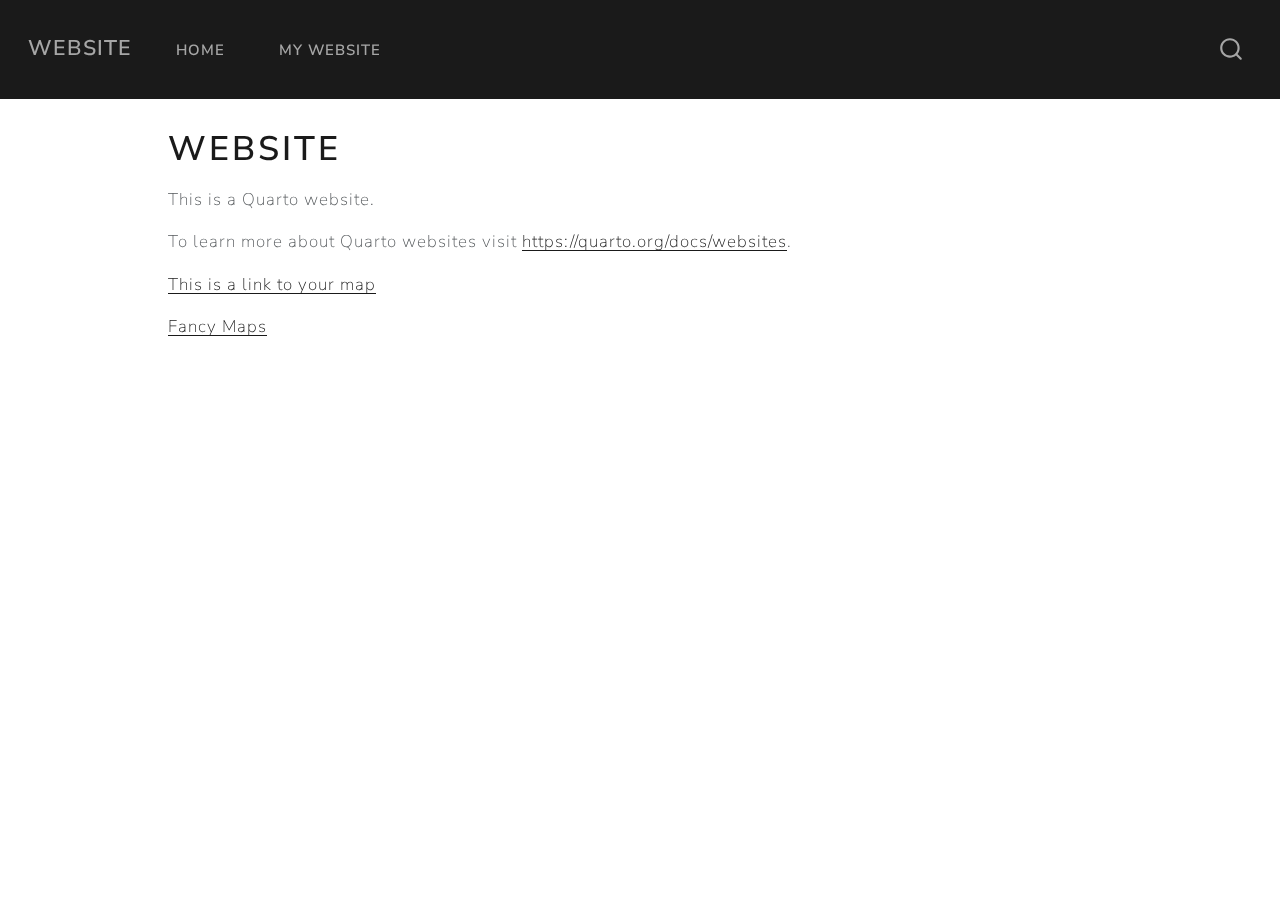
<file: website/docs/index.html>
<!DOCTYPE html>
<html xmlns="http://www.w3.org/1999/xhtml" lang="en" xml:lang="en"><head>

<meta charset="utf-8">
<meta name="generator" content="quarto-99.9.9">

<meta name="viewport" content="width=device-width, initial-scale=1.0, user-scalable=yes">


<title>website</title>
<style>
code{white-space: pre-wrap;}
span.smallcaps{font-variant: small-caps;}
div.columns{display: flex; gap: min(4vw, 1.5em);}
div.column{flex: auto; overflow-x: auto;}
div.hanging-indent{margin-left: 1.5em; text-indent: -1.5em;}
ul.task-list{list-style: none;}
ul.task-list li input[type="checkbox"] {
  width: 0.8em;
  margin: 0 0.8em 0.2em -1em; /* quarto-specific, see https://github.com/quarto-dev/quarto-cli/issues/4556 */ 
  vertical-align: middle;
}
</style>


<script src="site_libs/quarto-nav/quarto-nav.js"></script>
<script src="site_libs/quarto-nav/headroom.min.js"></script>
<script src="site_libs/clipboard/clipboard.min.js"></script>
<script src="site_libs/quarto-search/autocomplete.umd.js"></script>
<script src="site_libs/quarto-search/fuse.min.js"></script>
<script src="site_libs/quarto-search/quarto-search.js"></script>
<meta name="quarto:offset" content="./">
<script src="site_libs/quarto-html/quarto.js"></script>
<script src="site_libs/quarto-html/popper.min.js"></script>
<script src="site_libs/quarto-html/tippy.umd.min.js"></script>
<script src="site_libs/quarto-html/anchor.min.js"></script>
<link href="site_libs/quarto-html/tippy.css" rel="stylesheet">
<link href="site_libs/quarto-html/quarto-syntax-highlighting.css" rel="stylesheet" id="quarto-text-highlighting-styles">
<script src="site_libs/bootstrap/bootstrap.min.js"></script>
<link href="site_libs/bootstrap/bootstrap-icons.css" rel="stylesheet">
<link href="site_libs/bootstrap/bootstrap.min.css" rel="stylesheet" id="quarto-bootstrap" data-mode="light">
<script id="quarto-search-options" type="application/json">{
  "location": "navbar",
  "copy-button": false,
  "collapse-after": 3,
  "panel-placement": "end",
  "type": "overlay",
  "limit": 50,
  "keyboard-shortcut": [
    "f",
    "/",
    "s"
  ],
  "show-item-context": false,
  "language": {
    "search-no-results-text": "No results",
    "search-matching-documents-text": "matching documents",
    "search-copy-link-title": "Copy link to search",
    "search-hide-matches-text": "Hide additional matches",
    "search-more-match-text": "more match in this document",
    "search-more-matches-text": "more matches in this document",
    "search-clear-button-title": "Clear",
    "search-text-placeholder": "",
    "search-detached-cancel-button-title": "Cancel",
    "search-submit-button-title": "Submit",
    "search-label": "Search"
  }
}</script>


<link rel="stylesheet" href="styles.css">
</head>

<body class="nav-fixed">

<div id="quarto-search-results"></div>
  <header id="quarto-header" class="headroom fixed-top">
    <nav class="navbar navbar-expand-lg " data-bs-theme="dark">
      <div class="navbar-container container-fluid">
      <div class="navbar-brand-container mx-auto">
    <a class="navbar-brand" href="./index.html">
    <span class="navbar-title">website</span>
    </a>
  </div>
            <div id="quarto-search" class="" title="Search"></div>
          <button class="navbar-toggler" type="button" data-bs-toggle="collapse" data-bs-target="#navbarCollapse" aria-controls="navbarCollapse" role="menu" aria-expanded="false" aria-label="Toggle navigation" onclick="if (window.quartoToggleHeadroom) { window.quartoToggleHeadroom(); }">
  <span class="navbar-toggler-icon"></span>
</button>
          <div class="collapse navbar-collapse" id="navbarCollapse">
            <ul class="navbar-nav navbar-nav-scroll me-auto">
  <li class="nav-item">
    <a class="nav-link active" href="./index.html" aria-current="page"> 
<span class="menu-text">Home</span></a>
  </li>  
  <li class="nav-item">
    <a class="nav-link" href="./about.html"> 
<span class="menu-text">My website</span></a>
  </li>  
</ul>
          </div> <!-- /navcollapse -->
            <div class="quarto-navbar-tools">
</div>
      </div> <!-- /container-fluid -->
    </nav>
</header>
<!-- content -->
<div id="quarto-content" class="quarto-container page-columns page-rows-contents page-layout-article page-navbar">
<!-- sidebar -->
<!-- margin-sidebar -->
    <div id="quarto-margin-sidebar" class="sidebar margin-sidebar zindex-bottom">
        
    </div>
<!-- main -->
<main class="content" id="quarto-document-content">

<header id="title-block-header" class="quarto-title-block default">
<div class="quarto-title">
<h1 class="title">website</h1>
</div>



<div class="quarto-title-meta">

    
  
    
  </div>
  


</header>


<p>This is a Quarto website.</p>
<p>To learn more about Quarto websites visit <a href="https://quarto.org/docs/websites" class="uri">https://quarto.org/docs/websites</a>.</p>
<p><a href="./maps/first_map.html">This is a link to your map</a></p>
<p><a href="./maps/fancy_maps.html">Fancy Maps</a></p>



</main> <!-- /main -->
<script id="quarto-html-after-body" type="application/javascript">
window.document.addEventListener("DOMContentLoaded", function (event) {
  const toggleBodyColorMode = (bsSheetEl) => {
    const mode = bsSheetEl.getAttribute("data-mode");
    const bodyEl = window.document.querySelector("body");
    if (mode === "dark") {
      bodyEl.classList.add("quarto-dark");
      bodyEl.classList.remove("quarto-light");
    } else {
      bodyEl.classList.add("quarto-light");
      bodyEl.classList.remove("quarto-dark");
    }
  }
  const toggleBodyColorPrimary = () => {
    const bsSheetEl = window.document.querySelector("link#quarto-bootstrap");
    if (bsSheetEl) {
      toggleBodyColorMode(bsSheetEl);
    }
  }
  toggleBodyColorPrimary();  
  const icon = "";
  const anchorJS = new window.AnchorJS();
  anchorJS.options = {
    placement: 'right',
    icon: icon
  };
  anchorJS.add('.anchored');
  const isCodeAnnotation = (el) => {
    for (const clz of el.classList) {
      if (clz.startsWith('code-annotation-')) {                     
        return true;
      }
    }
    return false;
  }
  const onCopySuccess = function(e) {
    // button target
    const button = e.trigger;
    // don't keep focus
    button.blur();
    // flash "checked"
    button.classList.add('code-copy-button-checked');
    var currentTitle = button.getAttribute("title");
    button.setAttribute("title", "Copied!");
    let tooltip;
    if (window.bootstrap) {
      button.setAttribute("data-bs-toggle", "tooltip");
      button.setAttribute("data-bs-placement", "left");
      button.setAttribute("data-bs-title", "Copied!");
      tooltip = new bootstrap.Tooltip(button, 
        { trigger: "manual", 
          customClass: "code-copy-button-tooltip",
          offset: [0, -8]});
      tooltip.show();    
    }
    setTimeout(function() {
      if (tooltip) {
        tooltip.hide();
        button.removeAttribute("data-bs-title");
        button.removeAttribute("data-bs-toggle");
        button.removeAttribute("data-bs-placement");
      }
      button.setAttribute("title", currentTitle);
      button.classList.remove('code-copy-button-checked');
    }, 1000);
    // clear code selection
    e.clearSelection();
  }
  const getTextToCopy = function(trigger) {
      const codeEl = trigger.previousElementSibling.cloneNode(true);
      for (const childEl of codeEl.children) {
        if (isCodeAnnotation(childEl)) {
          childEl.remove();
        }
      }
      return codeEl.innerText;
  }
  const clipboard = new window.ClipboardJS('.code-copy-button:not([data-in-quarto-modal])', {
    text: getTextToCopy
  });
  clipboard.on('success', onCopySuccess);
  if (window.document.getElementById('quarto-embedded-source-code-modal')) {
    // For code content inside modals, clipBoardJS needs to be initialized with a container option
    // TODO: Check when it could be a function (https://github.com/zenorocha/clipboard.js/issues/860)
    const clipboardModal = new window.ClipboardJS('.code-copy-button[data-in-quarto-modal]', {
      text: getTextToCopy,
      container: window.document.getElementById('quarto-embedded-source-code-modal')
    });
    clipboardModal.on('success', onCopySuccess);
  }
    var localhostRegex = new RegExp(/^(?:http|https):\/\/localhost\:?[0-9]*\//);
    var mailtoRegex = new RegExp(/^mailto:/);
      var filterRegex = new RegExp('/' + window.location.host + '/');
    var isInternal = (href) => {
        return filterRegex.test(href) || localhostRegex.test(href) || mailtoRegex.test(href);
    }
    // Inspect non-navigation links and adorn them if external
 	var links = window.document.querySelectorAll('a[href]:not(.nav-link):not(.navbar-brand):not(.toc-action):not(.sidebar-link):not(.sidebar-item-toggle):not(.pagination-link):not(.no-external):not([aria-hidden]):not(.dropdown-item):not(.quarto-navigation-tool):not(.about-link)');
    for (var i=0; i<links.length; i++) {
      const link = links[i];
      if (!isInternal(link.href)) {
        // undo the damage that might have been done by quarto-nav.js in the case of
        // links that we want to consider external
        if (link.dataset.originalHref !== undefined) {
          link.href = link.dataset.originalHref;
        }
      }
    }
  function tippyHover(el, contentFn, onTriggerFn, onUntriggerFn) {
    const config = {
      allowHTML: true,
      maxWidth: 500,
      delay: 100,
      arrow: false,
      appendTo: function(el) {
          return el.parentElement;
      },
      interactive: true,
      interactiveBorder: 10,
      theme: 'quarto',
      placement: 'bottom-start',
    };
    if (contentFn) {
      config.content = contentFn;
    }
    if (onTriggerFn) {
      config.onTrigger = onTriggerFn;
    }
    if (onUntriggerFn) {
      config.onUntrigger = onUntriggerFn;
    }
    window.tippy(el, config); 
  }
  const noterefs = window.document.querySelectorAll('a[role="doc-noteref"]');
  for (var i=0; i<noterefs.length; i++) {
    const ref = noterefs[i];
    tippyHover(ref, function() {
      // use id or data attribute instead here
      let href = ref.getAttribute('data-footnote-href') || ref.getAttribute('href');
      try { href = new URL(href).hash; } catch {}
      const id = href.replace(/^#\/?/, "");
      const note = window.document.getElementById(id);
      if (note) {
        return note.innerHTML;
      } else {
        return "";
      }
    });
  }
  const xrefs = window.document.querySelectorAll('a.quarto-xref');
  const processXRef = (id, note) => {
    // Strip column container classes
    const stripColumnClz = (el) => {
      el.classList.remove("page-full", "page-columns");
      if (el.children) {
        for (const child of el.children) {
          stripColumnClz(child);
        }
      }
    }
    stripColumnClz(note)
    if (id === null || id.startsWith('sec-')) {
      // Special case sections, only their first couple elements
      const container = document.createElement("div");
      if (note.children && note.children.length > 2) {
        container.appendChild(note.children[0].cloneNode(true));
        for (let i = 1; i < note.children.length; i++) {
          const child = note.children[i];
          if (child.tagName === "P" && child.innerText === "") {
            continue;
          } else {
            container.appendChild(child.cloneNode(true));
            break;
          }
        }
        if (window.Quarto?.typesetMath) {
          window.Quarto.typesetMath(container);
        }
        return container.innerHTML
      } else {
        if (window.Quarto?.typesetMath) {
          window.Quarto.typesetMath(note);
        }
        return note.innerHTML;
      }
    } else {
      // Remove any anchor links if they are present
      const anchorLink = note.querySelector('a.anchorjs-link');
      if (anchorLink) {
        anchorLink.remove();
      }
      if (window.Quarto?.typesetMath) {
        window.Quarto.typesetMath(note);
      }
      // TODO in 1.5, we should make sure this works without a callout special case
      if (note.classList.contains("callout")) {
        return note.outerHTML;
      } else {
        return note.innerHTML;
      }
    }
  }
  for (var i=0; i<xrefs.length; i++) {
    const xref = xrefs[i];
    tippyHover(xref, undefined, function(instance) {
      instance.disable();
      let url = xref.getAttribute('href');
      let hash = undefined; 
      if (url.startsWith('#')) {
        hash = url;
      } else {
        try { hash = new URL(url).hash; } catch {}
      }
      if (hash) {
        const id = hash.replace(/^#\/?/, "");
        const note = window.document.getElementById(id);
        if (note !== null) {
          try {
            const html = processXRef(id, note.cloneNode(true));
            instance.setContent(html);
          } finally {
            instance.enable();
            instance.show();
          }
        } else {
          // See if we can fetch this
          fetch(url.split('#')[0])
          .then(res => res.text())
          .then(html => {
            const parser = new DOMParser();
            const htmlDoc = parser.parseFromString(html, "text/html");
            const note = htmlDoc.getElementById(id);
            if (note !== null) {
              const html = processXRef(id, note);
              instance.setContent(html);
            } 
          }).finally(() => {
            instance.enable();
            instance.show();
          });
        }
      } else {
        // See if we can fetch a full url (with no hash to target)
        // This is a special case and we should probably do some content thinning / targeting
        fetch(url)
        .then(res => res.text())
        .then(html => {
          const parser = new DOMParser();
          const htmlDoc = parser.parseFromString(html, "text/html");
          const note = htmlDoc.querySelector('main.content');
          if (note !== null) {
            // This should only happen for chapter cross references
            // (since there is no id in the URL)
            // remove the first header
            if (note.children.length > 0 && note.children[0].tagName === "HEADER") {
              note.children[0].remove();
            }
            const html = processXRef(null, note);
            instance.setContent(html);
          } 
        }).finally(() => {
          instance.enable();
          instance.show();
        });
      }
    }, function(instance) {
    });
  }
      let selectedAnnoteEl;
      const selectorForAnnotation = ( cell, annotation) => {
        let cellAttr = 'data-code-cell="' + cell + '"';
        let lineAttr = 'data-code-annotation="' +  annotation + '"';
        const selector = 'span[' + cellAttr + '][' + lineAttr + ']';
        return selector;
      }
      const selectCodeLines = (annoteEl) => {
        const doc = window.document;
        const targetCell = annoteEl.getAttribute("data-target-cell");
        const targetAnnotation = annoteEl.getAttribute("data-target-annotation");
        const annoteSpan = window.document.querySelector(selectorForAnnotation(targetCell, targetAnnotation));
        const lines = annoteSpan.getAttribute("data-code-lines").split(",");
        const lineIds = lines.map((line) => {
          return targetCell + "-" + line;
        })
        let top = null;
        let height = null;
        let parent = null;
        if (lineIds.length > 0) {
            //compute the position of the single el (top and bottom and make a div)
            const el = window.document.getElementById(lineIds[0]);
            top = el.offsetTop;
            height = el.offsetHeight;
            parent = el.parentElement.parentElement;
          if (lineIds.length > 1) {
            const lastEl = window.document.getElementById(lineIds[lineIds.length - 1]);
            const bottom = lastEl.offsetTop + lastEl.offsetHeight;
            height = bottom - top;
          }
          if (top !== null && height !== null && parent !== null) {
            // cook up a div (if necessary) and position it 
            let div = window.document.getElementById("code-annotation-line-highlight");
            if (div === null) {
              div = window.document.createElement("div");
              div.setAttribute("id", "code-annotation-line-highlight");
              div.style.position = 'absolute';
              parent.appendChild(div);
            }
            div.style.top = top - 2 + "px";
            div.style.height = height + 4 + "px";
            div.style.left = 0;
            let gutterDiv = window.document.getElementById("code-annotation-line-highlight-gutter");
            if (gutterDiv === null) {
              gutterDiv = window.document.createElement("div");
              gutterDiv.setAttribute("id", "code-annotation-line-highlight-gutter");
              gutterDiv.style.position = 'absolute';
              const codeCell = window.document.getElementById(targetCell);
              const gutter = codeCell.querySelector('.code-annotation-gutter');
              gutter.appendChild(gutterDiv);
            }
            gutterDiv.style.top = top - 2 + "px";
            gutterDiv.style.height = height + 4 + "px";
          }
          selectedAnnoteEl = annoteEl;
        }
      };
      const unselectCodeLines = () => {
        const elementsIds = ["code-annotation-line-highlight", "code-annotation-line-highlight-gutter"];
        elementsIds.forEach((elId) => {
          const div = window.document.getElementById(elId);
          if (div) {
            div.remove();
          }
        });
        selectedAnnoteEl = undefined;
      };
        // Handle positioning of the toggle
    window.addEventListener(
      "resize",
      throttle(() => {
        elRect = undefined;
        if (selectedAnnoteEl) {
          selectCodeLines(selectedAnnoteEl);
        }
      }, 10)
    );
    function throttle(fn, ms) {
    let throttle = false;
    let timer;
      return (...args) => {
        if(!throttle) { // first call gets through
            fn.apply(this, args);
            throttle = true;
        } else { // all the others get throttled
            if(timer) clearTimeout(timer); // cancel #2
            timer = setTimeout(() => {
              fn.apply(this, args);
              timer = throttle = false;
            }, ms);
        }
      };
    }
      // Attach click handler to the DT
      const annoteDls = window.document.querySelectorAll('dt[data-target-cell]');
      for (const annoteDlNode of annoteDls) {
        annoteDlNode.addEventListener('click', (event) => {
          const clickedEl = event.target;
          if (clickedEl !== selectedAnnoteEl) {
            unselectCodeLines();
            const activeEl = window.document.querySelector('dt[data-target-cell].code-annotation-active');
            if (activeEl) {
              activeEl.classList.remove('code-annotation-active');
            }
            selectCodeLines(clickedEl);
            clickedEl.classList.add('code-annotation-active');
          } else {
            // Unselect the line
            unselectCodeLines();
            clickedEl.classList.remove('code-annotation-active');
          }
        });
      }
  const findCites = (el) => {
    const parentEl = el.parentElement;
    if (parentEl) {
      const cites = parentEl.dataset.cites;
      if (cites) {
        return {
          el,
          cites: cites.split(' ')
        };
      } else {
        return findCites(el.parentElement)
      }
    } else {
      return undefined;
    }
  };
  var bibliorefs = window.document.querySelectorAll('a[role="doc-biblioref"]');
  for (var i=0; i<bibliorefs.length; i++) {
    const ref = bibliorefs[i];
    const citeInfo = findCites(ref);
    if (citeInfo) {
      tippyHover(citeInfo.el, function() {
        var popup = window.document.createElement('div');
        citeInfo.cites.forEach(function(cite) {
          var citeDiv = window.document.createElement('div');
          citeDiv.classList.add('hanging-indent');
          citeDiv.classList.add('csl-entry');
          var biblioDiv = window.document.getElementById('ref-' + cite);
          if (biblioDiv) {
            citeDiv.innerHTML = biblioDiv.innerHTML;
          }
          popup.appendChild(citeDiv);
        });
        return popup.innerHTML;
      });
    }
  }
});
</script>
</div> <!-- /content -->




</body></html>
</file>
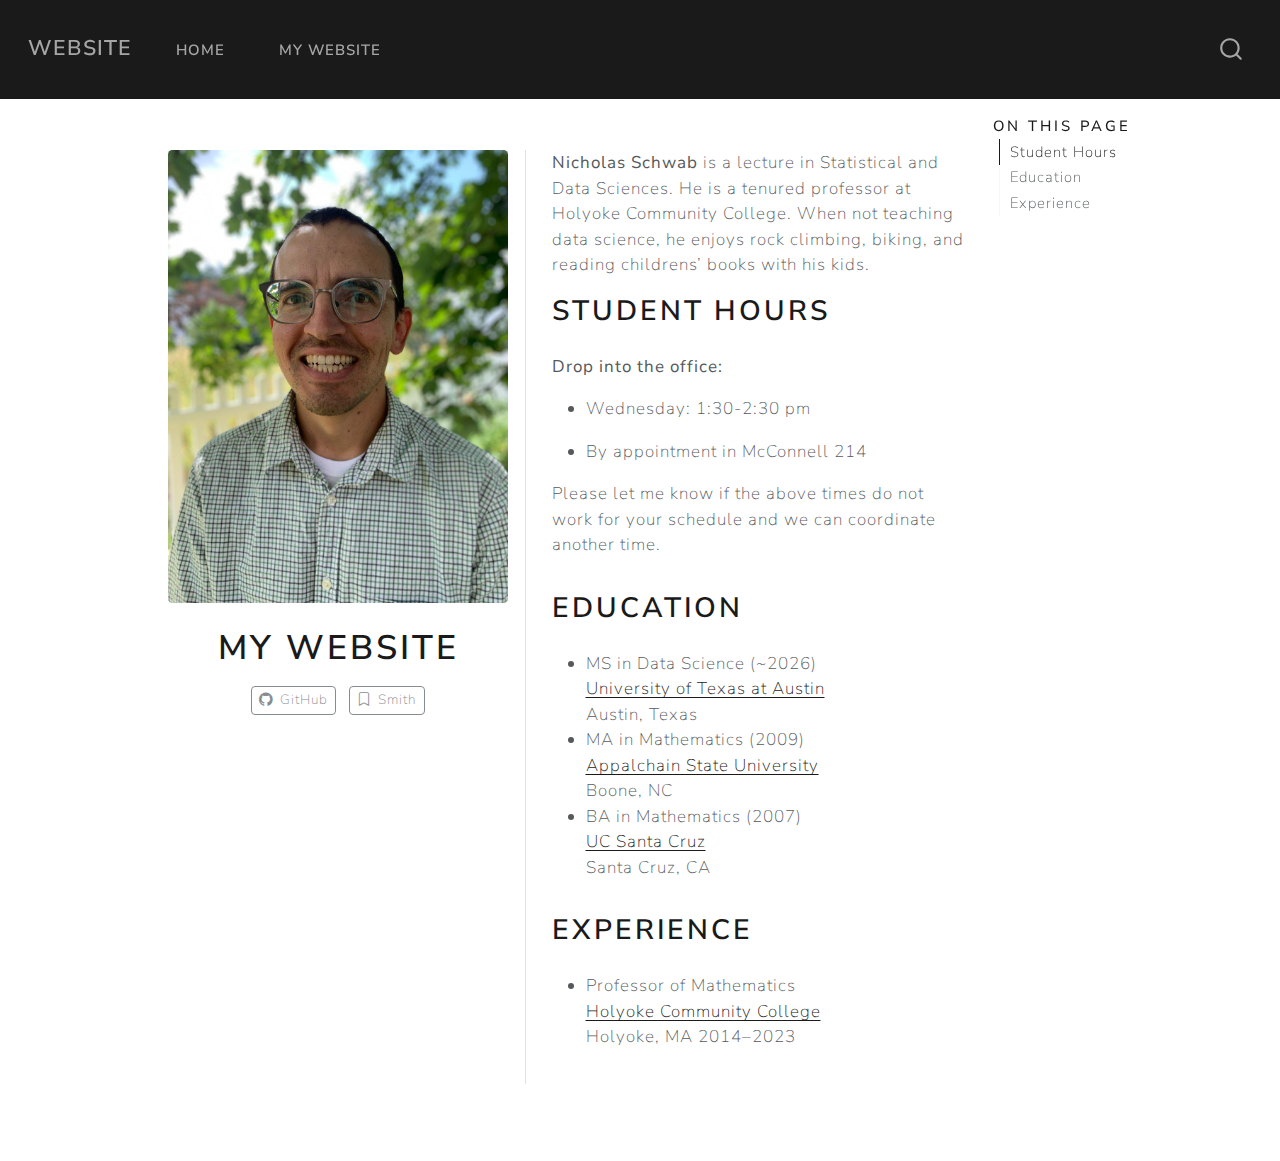
<file: website/docs/about.html>
<!DOCTYPE html>
<html xmlns="http://www.w3.org/1999/xhtml" lang="en" xml:lang="en"><head>

<meta charset="utf-8">
<meta name="generator" content="quarto-99.9.9">

<meta name="viewport" content="width=device-width, initial-scale=1.0, user-scalable=yes">


<title>My website – website</title>
<style>
code{white-space: pre-wrap;}
span.smallcaps{font-variant: small-caps;}
div.columns{display: flex; gap: min(4vw, 1.5em);}
div.column{flex: auto; overflow-x: auto;}
div.hanging-indent{margin-left: 1.5em; text-indent: -1.5em;}
ul.task-list{list-style: none;}
ul.task-list li input[type="checkbox"] {
  width: 0.8em;
  margin: 0 0.8em 0.2em -1em; /* quarto-specific, see https://github.com/quarto-dev/quarto-cli/issues/4556 */ 
  vertical-align: middle;
}
</style>


<script src="site_libs/quarto-nav/quarto-nav.js"></script>
<script src="site_libs/quarto-nav/headroom.min.js"></script>
<script src="site_libs/clipboard/clipboard.min.js"></script>
<script src="site_libs/quarto-search/autocomplete.umd.js"></script>
<script src="site_libs/quarto-search/fuse.min.js"></script>
<script src="site_libs/quarto-search/quarto-search.js"></script>
<meta name="quarto:offset" content="./">
<script src="site_libs/quarto-html/quarto.js"></script>
<script src="site_libs/quarto-html/popper.min.js"></script>
<script src="site_libs/quarto-html/tippy.umd.min.js"></script>
<link href="site_libs/quarto-html/tippy.css" rel="stylesheet">
<link href="site_libs/quarto-html/quarto-syntax-highlighting.css" rel="stylesheet" id="quarto-text-highlighting-styles">
<script src="site_libs/bootstrap/bootstrap.min.js"></script>
<link href="site_libs/bootstrap/bootstrap-icons.css" rel="stylesheet">
<link href="site_libs/bootstrap/bootstrap.min.css" rel="stylesheet" id="quarto-bootstrap" data-mode="light">
<script id="quarto-search-options" type="application/json">{
  "location": "navbar",
  "copy-button": false,
  "collapse-after": 3,
  "panel-placement": "end",
  "type": "overlay",
  "limit": 50,
  "keyboard-shortcut": [
    "f",
    "/",
    "s"
  ],
  "show-item-context": false,
  "language": {
    "search-no-results-text": "No results",
    "search-matching-documents-text": "matching documents",
    "search-copy-link-title": "Copy link to search",
    "search-hide-matches-text": "Hide additional matches",
    "search-more-match-text": "more match in this document",
    "search-more-matches-text": "more matches in this document",
    "search-clear-button-title": "Clear",
    "search-text-placeholder": "",
    "search-detached-cancel-button-title": "Cancel",
    "search-submit-button-title": "Submit",
    "search-label": "Search"
  }
}</script>


<link rel="stylesheet" href="styles.css">
</head>

<body class="nav-fixed">

<div id="quarto-search-results"></div>
  <header id="quarto-header" class="headroom fixed-top">
    <nav class="navbar navbar-expand-lg " data-bs-theme="dark">
      <div class="navbar-container container-fluid">
      <div class="navbar-brand-container mx-auto">
    <a class="navbar-brand" href="./index.html">
    <span class="navbar-title">website</span>
    </a>
  </div>
            <div id="quarto-search" class="" title="Search"></div>
          <button class="navbar-toggler" type="button" data-bs-toggle="collapse" data-bs-target="#navbarCollapse" aria-controls="navbarCollapse" role="menu" aria-expanded="false" aria-label="Toggle navigation" onclick="if (window.quartoToggleHeadroom) { window.quartoToggleHeadroom(); }">
  <span class="navbar-toggler-icon"></span>
</button>
          <div class="collapse navbar-collapse" id="navbarCollapse">
            <ul class="navbar-nav navbar-nav-scroll me-auto">
  <li class="nav-item">
    <a class="nav-link" href="./index.html"> 
<span class="menu-text">Home</span></a>
  </li>  
  <li class="nav-item">
    <a class="nav-link active" href="./about.html" aria-current="page"> 
<span class="menu-text">My website</span></a>
  </li>  
</ul>
          </div> <!-- /navcollapse -->
            <div class="quarto-navbar-tools">
</div>
      </div> <!-- /container-fluid -->
    </nav>
</header>
<!-- content -->
<div id="quarto-content" class="quarto-container page-columns page-rows-contents page-layout-article page-navbar">
<!-- sidebar -->
<!-- margin-sidebar -->
    <div id="quarto-margin-sidebar" class="sidebar margin-sidebar">
        <nav id="TOC" role="doc-toc" class="toc-active">
    <h2 id="toc-title">On this page</h2>
  <ul>
  <li><a href="#student-hours" id="toc-student-hours" class="nav-link active" data-scroll-target="#student-hours">Student Hours</a></li>
  <li><a href="#education" id="toc-education" class="nav-link" data-scroll-target="#education">Education</a></li>
  <li><a href="#experience" id="toc-experience" class="nav-link" data-scroll-target="#experience">Experience</a></li>
  </ul>
</nav>
    </div>
<!-- main -->
<div class="quarto-about-trestles">
  <div class="about-entity">
    <img src="self.jpg" class="about-image
  rounded " style="width: 20em;">
<header id="title-block-header" class="quarto-title-block default">
<div class="quarto-title">
<h1 class="title">My website</h1>
</div>
<div class="quarto-title-meta">
  </div>
</header>
    <div class="about-links">
  <a href="https://github.com/Nics-Github" class="about-link" rel="" target="">
    <i class="bi bi-github"></i>
     <span class="about-link-text">GitHub</span>
  </a>
  <a href="https://www.smith.edu/academics/faculty/nicholas-schwab" class="about-link" rel="" target="">
    <i class="bi bi-bookmark"></i>
     <span class="about-link-text">Smith</span>
  </a>
</div>
  </div>
  <div class="about-contents"><main class="content" id="quarto-document-content">

<p><strong>Nicholas Schwab</strong> is a lecture in Statistical and Data Sciences. He is a tenured professor at Holyoke Community College. When not teaching data science, he enjoys rock climbing, biking, and reading childrens’ books with his kids.</p>
<section id="student-hours" class="level2">
<h2 data-anchor-id="student-hours">Student Hours</h2>
<p><strong>Drop into the office:</strong></p>
<ul>
<li><p>Wednesday: 1:30-2:30 pm</p></li>
<li><p>By appointment in McConnell 214</p></li>
</ul>
<p>Please let me know if the above times do not work for your schedule and we can coordinate another time.</p>
</section>
<section id="education" class="level2">
<h2 data-anchor-id="education">Education</h2>
<ul>
<li>MS in Data Science (~2026)<br>
<a href="https://cdso.utexas.edu/msds">University of Texas at Austin</a><br>
Austin, Texas</li>
<li>MA in Mathematics (2009)<br>
<a href="https://mathsci.appstate.edu/">Appalchain State University</a><br>
Boone, NC</li>
<li>BA in Mathematics (2007)<br>
<a href="https://www.math.ucsc.edu/">UC Santa Cruz</a><br>
Santa Cruz, CA</li>
</ul>
</section>
<section id="experience" class="level2">
<h2 data-anchor-id="experience">Experience</h2>
<ul>
<li>Professor of Mathematics<br>
<a href="https://www.hcc.edu">Holyoke Community College</a><br>
Holyoke, MA 2014–2023</li>
</ul>


</section>
</main></div>
</div>
 <!-- /main -->
<script id="quarto-html-after-body" type="application/javascript">
window.document.addEventListener("DOMContentLoaded", function (event) {
  const toggleBodyColorMode = (bsSheetEl) => {
    const mode = bsSheetEl.getAttribute("data-mode");
    const bodyEl = window.document.querySelector("body");
    if (mode === "dark") {
      bodyEl.classList.add("quarto-dark");
      bodyEl.classList.remove("quarto-light");
    } else {
      bodyEl.classList.add("quarto-light");
      bodyEl.classList.remove("quarto-dark");
    }
  }
  const toggleBodyColorPrimary = () => {
    const bsSheetEl = window.document.querySelector("link#quarto-bootstrap");
    if (bsSheetEl) {
      toggleBodyColorMode(bsSheetEl);
    }
  }
  toggleBodyColorPrimary();  
  const isCodeAnnotation = (el) => {
    for (const clz of el.classList) {
      if (clz.startsWith('code-annotation-')) {                     
        return true;
      }
    }
    return false;
  }
  const onCopySuccess = function(e) {
    // button target
    const button = e.trigger;
    // don't keep focus
    button.blur();
    // flash "checked"
    button.classList.add('code-copy-button-checked');
    var currentTitle = button.getAttribute("title");
    button.setAttribute("title", "Copied!");
    let tooltip;
    if (window.bootstrap) {
      button.setAttribute("data-bs-toggle", "tooltip");
      button.setAttribute("data-bs-placement", "left");
      button.setAttribute("data-bs-title", "Copied!");
      tooltip = new bootstrap.Tooltip(button, 
        { trigger: "manual", 
          customClass: "code-copy-button-tooltip",
          offset: [0, -8]});
      tooltip.show();    
    }
    setTimeout(function() {
      if (tooltip) {
        tooltip.hide();
        button.removeAttribute("data-bs-title");
        button.removeAttribute("data-bs-toggle");
        button.removeAttribute("data-bs-placement");
      }
      button.setAttribute("title", currentTitle);
      button.classList.remove('code-copy-button-checked');
    }, 1000);
    // clear code selection
    e.clearSelection();
  }
  const getTextToCopy = function(trigger) {
      const codeEl = trigger.previousElementSibling.cloneNode(true);
      for (const childEl of codeEl.children) {
        if (isCodeAnnotation(childEl)) {
          childEl.remove();
        }
      }
      return codeEl.innerText;
  }
  const clipboard = new window.ClipboardJS('.code-copy-button:not([data-in-quarto-modal])', {
    text: getTextToCopy
  });
  clipboard.on('success', onCopySuccess);
  if (window.document.getElementById('quarto-embedded-source-code-modal')) {
    // For code content inside modals, clipBoardJS needs to be initialized with a container option
    // TODO: Check when it could be a function (https://github.com/zenorocha/clipboard.js/issues/860)
    const clipboardModal = new window.ClipboardJS('.code-copy-button[data-in-quarto-modal]', {
      text: getTextToCopy,
      container: window.document.getElementById('quarto-embedded-source-code-modal')
    });
    clipboardModal.on('success', onCopySuccess);
  }
    var localhostRegex = new RegExp(/^(?:http|https):\/\/localhost\:?[0-9]*\//);
    var mailtoRegex = new RegExp(/^mailto:/);
      var filterRegex = new RegExp('/' + window.location.host + '/');
    var isInternal = (href) => {
        return filterRegex.test(href) || localhostRegex.test(href) || mailtoRegex.test(href);
    }
    // Inspect non-navigation links and adorn them if external
 	var links = window.document.querySelectorAll('a[href]:not(.nav-link):not(.navbar-brand):not(.toc-action):not(.sidebar-link):not(.sidebar-item-toggle):not(.pagination-link):not(.no-external):not([aria-hidden]):not(.dropdown-item):not(.quarto-navigation-tool):not(.about-link)');
    for (var i=0; i<links.length; i++) {
      const link = links[i];
      if (!isInternal(link.href)) {
        // undo the damage that might have been done by quarto-nav.js in the case of
        // links that we want to consider external
        if (link.dataset.originalHref !== undefined) {
          link.href = link.dataset.originalHref;
        }
      }
    }
  function tippyHover(el, contentFn, onTriggerFn, onUntriggerFn) {
    const config = {
      allowHTML: true,
      maxWidth: 500,
      delay: 100,
      arrow: false,
      appendTo: function(el) {
          return el.parentElement;
      },
      interactive: true,
      interactiveBorder: 10,
      theme: 'quarto',
      placement: 'bottom-start',
    };
    if (contentFn) {
      config.content = contentFn;
    }
    if (onTriggerFn) {
      config.onTrigger = onTriggerFn;
    }
    if (onUntriggerFn) {
      config.onUntrigger = onUntriggerFn;
    }
    window.tippy(el, config); 
  }
  const noterefs = window.document.querySelectorAll('a[role="doc-noteref"]');
  for (var i=0; i<noterefs.length; i++) {
    const ref = noterefs[i];
    tippyHover(ref, function() {
      // use id or data attribute instead here
      let href = ref.getAttribute('data-footnote-href') || ref.getAttribute('href');
      try { href = new URL(href).hash; } catch {}
      const id = href.replace(/^#\/?/, "");
      const note = window.document.getElementById(id);
      if (note) {
        return note.innerHTML;
      } else {
        return "";
      }
    });
  }
  const xrefs = window.document.querySelectorAll('a.quarto-xref');
  const processXRef = (id, note) => {
    // Strip column container classes
    const stripColumnClz = (el) => {
      el.classList.remove("page-full", "page-columns");
      if (el.children) {
        for (const child of el.children) {
          stripColumnClz(child);
        }
      }
    }
    stripColumnClz(note)
    if (id === null || id.startsWith('sec-')) {
      // Special case sections, only their first couple elements
      const container = document.createElement("div");
      if (note.children && note.children.length > 2) {
        container.appendChild(note.children[0].cloneNode(true));
        for (let i = 1; i < note.children.length; i++) {
          const child = note.children[i];
          if (child.tagName === "P" && child.innerText === "") {
            continue;
          } else {
            container.appendChild(child.cloneNode(true));
            break;
          }
        }
        if (window.Quarto?.typesetMath) {
          window.Quarto.typesetMath(container);
        }
        return container.innerHTML
      } else {
        if (window.Quarto?.typesetMath) {
          window.Quarto.typesetMath(note);
        }
        return note.innerHTML;
      }
    } else {
      // Remove any anchor links if they are present
      const anchorLink = note.querySelector('a.anchorjs-link');
      if (anchorLink) {
        anchorLink.remove();
      }
      if (window.Quarto?.typesetMath) {
        window.Quarto.typesetMath(note);
      }
      // TODO in 1.5, we should make sure this works without a callout special case
      if (note.classList.contains("callout")) {
        return note.outerHTML;
      } else {
        return note.innerHTML;
      }
    }
  }
  for (var i=0; i<xrefs.length; i++) {
    const xref = xrefs[i];
    tippyHover(xref, undefined, function(instance) {
      instance.disable();
      let url = xref.getAttribute('href');
      let hash = undefined; 
      if (url.startsWith('#')) {
        hash = url;
      } else {
        try { hash = new URL(url).hash; } catch {}
      }
      if (hash) {
        const id = hash.replace(/^#\/?/, "");
        const note = window.document.getElementById(id);
        if (note !== null) {
          try {
            const html = processXRef(id, note.cloneNode(true));
            instance.setContent(html);
          } finally {
            instance.enable();
            instance.show();
          }
        } else {
          // See if we can fetch this
          fetch(url.split('#')[0])
          .then(res => res.text())
          .then(html => {
            const parser = new DOMParser();
            const htmlDoc = parser.parseFromString(html, "text/html");
            const note = htmlDoc.getElementById(id);
            if (note !== null) {
              const html = processXRef(id, note);
              instance.setContent(html);
            } 
          }).finally(() => {
            instance.enable();
            instance.show();
          });
        }
      } else {
        // See if we can fetch a full url (with no hash to target)
        // This is a special case and we should probably do some content thinning / targeting
        fetch(url)
        .then(res => res.text())
        .then(html => {
          const parser = new DOMParser();
          const htmlDoc = parser.parseFromString(html, "text/html");
          const note = htmlDoc.querySelector('main.content');
          if (note !== null) {
            // This should only happen for chapter cross references
            // (since there is no id in the URL)
            // remove the first header
            if (note.children.length > 0 && note.children[0].tagName === "HEADER") {
              note.children[0].remove();
            }
            const html = processXRef(null, note);
            instance.setContent(html);
          } 
        }).finally(() => {
          instance.enable();
          instance.show();
        });
      }
    }, function(instance) {
    });
  }
      let selectedAnnoteEl;
      const selectorForAnnotation = ( cell, annotation) => {
        let cellAttr = 'data-code-cell="' + cell + '"';
        let lineAttr = 'data-code-annotation="' +  annotation + '"';
        const selector = 'span[' + cellAttr + '][' + lineAttr + ']';
        return selector;
      }
      const selectCodeLines = (annoteEl) => {
        const doc = window.document;
        const targetCell = annoteEl.getAttribute("data-target-cell");
        const targetAnnotation = annoteEl.getAttribute("data-target-annotation");
        const annoteSpan = window.document.querySelector(selectorForAnnotation(targetCell, targetAnnotation));
        const lines = annoteSpan.getAttribute("data-code-lines").split(",");
        const lineIds = lines.map((line) => {
          return targetCell + "-" + line;
        })
        let top = null;
        let height = null;
        let parent = null;
        if (lineIds.length > 0) {
            //compute the position of the single el (top and bottom and make a div)
            const el = window.document.getElementById(lineIds[0]);
            top = el.offsetTop;
            height = el.offsetHeight;
            parent = el.parentElement.parentElement;
          if (lineIds.length > 1) {
            const lastEl = window.document.getElementById(lineIds[lineIds.length - 1]);
            const bottom = lastEl.offsetTop + lastEl.offsetHeight;
            height = bottom - top;
          }
          if (top !== null && height !== null && parent !== null) {
            // cook up a div (if necessary) and position it 
            let div = window.document.getElementById("code-annotation-line-highlight");
            if (div === null) {
              div = window.document.createElement("div");
              div.setAttribute("id", "code-annotation-line-highlight");
              div.style.position = 'absolute';
              parent.appendChild(div);
            }
            div.style.top = top - 2 + "px";
            div.style.height = height + 4 + "px";
            div.style.left = 0;
            let gutterDiv = window.document.getElementById("code-annotation-line-highlight-gutter");
            if (gutterDiv === null) {
              gutterDiv = window.document.createElement("div");
              gutterDiv.setAttribute("id", "code-annotation-line-highlight-gutter");
              gutterDiv.style.position = 'absolute';
              const codeCell = window.document.getElementById(targetCell);
              const gutter = codeCell.querySelector('.code-annotation-gutter');
              gutter.appendChild(gutterDiv);
            }
            gutterDiv.style.top = top - 2 + "px";
            gutterDiv.style.height = height + 4 + "px";
          }
          selectedAnnoteEl = annoteEl;
        }
      };
      const unselectCodeLines = () => {
        const elementsIds = ["code-annotation-line-highlight", "code-annotation-line-highlight-gutter"];
        elementsIds.forEach((elId) => {
          const div = window.document.getElementById(elId);
          if (div) {
            div.remove();
          }
        });
        selectedAnnoteEl = undefined;
      };
        // Handle positioning of the toggle
    window.addEventListener(
      "resize",
      throttle(() => {
        elRect = undefined;
        if (selectedAnnoteEl) {
          selectCodeLines(selectedAnnoteEl);
        }
      }, 10)
    );
    function throttle(fn, ms) {
    let throttle = false;
    let timer;
      return (...args) => {
        if(!throttle) { // first call gets through
            fn.apply(this, args);
            throttle = true;
        } else { // all the others get throttled
            if(timer) clearTimeout(timer); // cancel #2
            timer = setTimeout(() => {
              fn.apply(this, args);
              timer = throttle = false;
            }, ms);
        }
      };
    }
      // Attach click handler to the DT
      const annoteDls = window.document.querySelectorAll('dt[data-target-cell]');
      for (const annoteDlNode of annoteDls) {
        annoteDlNode.addEventListener('click', (event) => {
          const clickedEl = event.target;
          if (clickedEl !== selectedAnnoteEl) {
            unselectCodeLines();
            const activeEl = window.document.querySelector('dt[data-target-cell].code-annotation-active');
            if (activeEl) {
              activeEl.classList.remove('code-annotation-active');
            }
            selectCodeLines(clickedEl);
            clickedEl.classList.add('code-annotation-active');
          } else {
            // Unselect the line
            unselectCodeLines();
            clickedEl.classList.remove('code-annotation-active');
          }
        });
      }
  const findCites = (el) => {
    const parentEl = el.parentElement;
    if (parentEl) {
      const cites = parentEl.dataset.cites;
      if (cites) {
        return {
          el,
          cites: cites.split(' ')
        };
      } else {
        return findCites(el.parentElement)
      }
    } else {
      return undefined;
    }
  };
  var bibliorefs = window.document.querySelectorAll('a[role="doc-biblioref"]');
  for (var i=0; i<bibliorefs.length; i++) {
    const ref = bibliorefs[i];
    const citeInfo = findCites(ref);
    if (citeInfo) {
      tippyHover(citeInfo.el, function() {
        var popup = window.document.createElement('div');
        citeInfo.cites.forEach(function(cite) {
          var citeDiv = window.document.createElement('div');
          citeDiv.classList.add('hanging-indent');
          citeDiv.classList.add('csl-entry');
          var biblioDiv = window.document.getElementById('ref-' + cite);
          if (biblioDiv) {
            citeDiv.innerHTML = biblioDiv.innerHTML;
          }
          popup.appendChild(citeDiv);
        });
        return popup.innerHTML;
      });
    }
  }
});
</script>
</div> <!-- /content -->




</body></html>
</file>
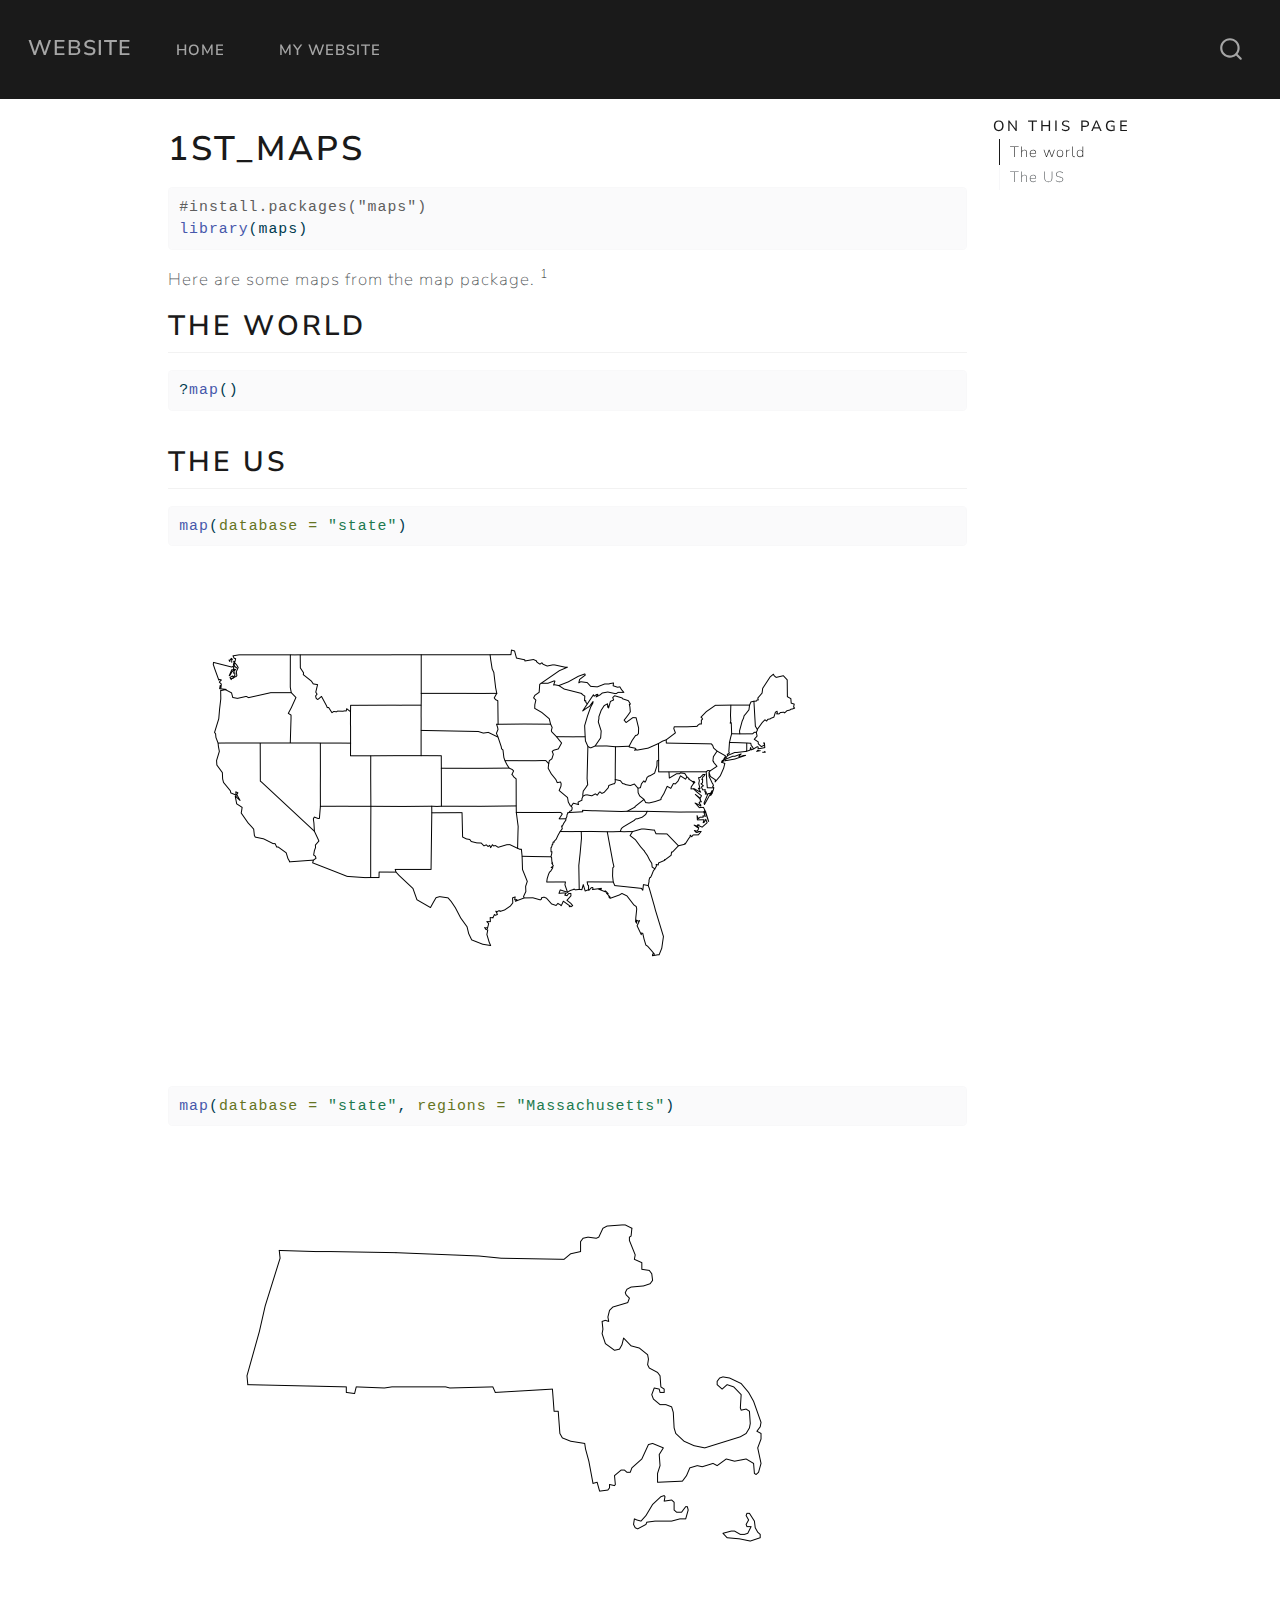
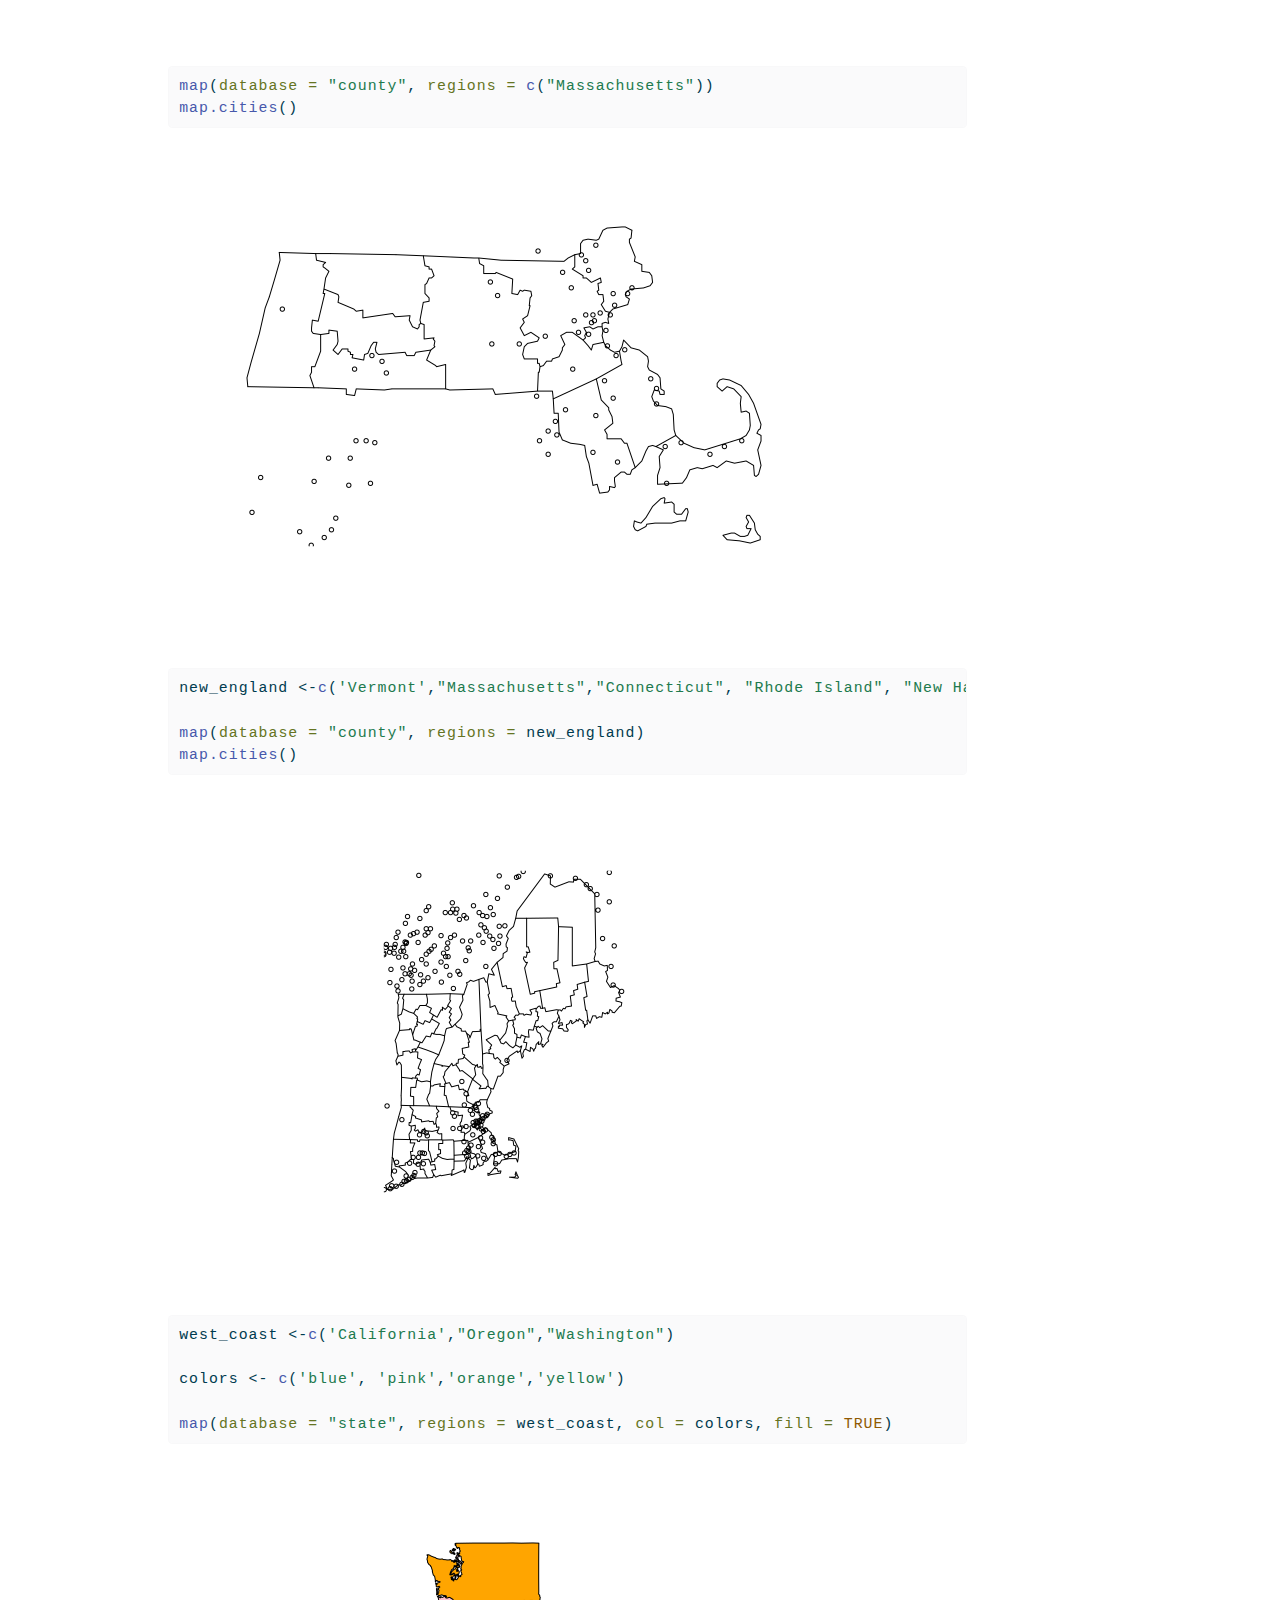
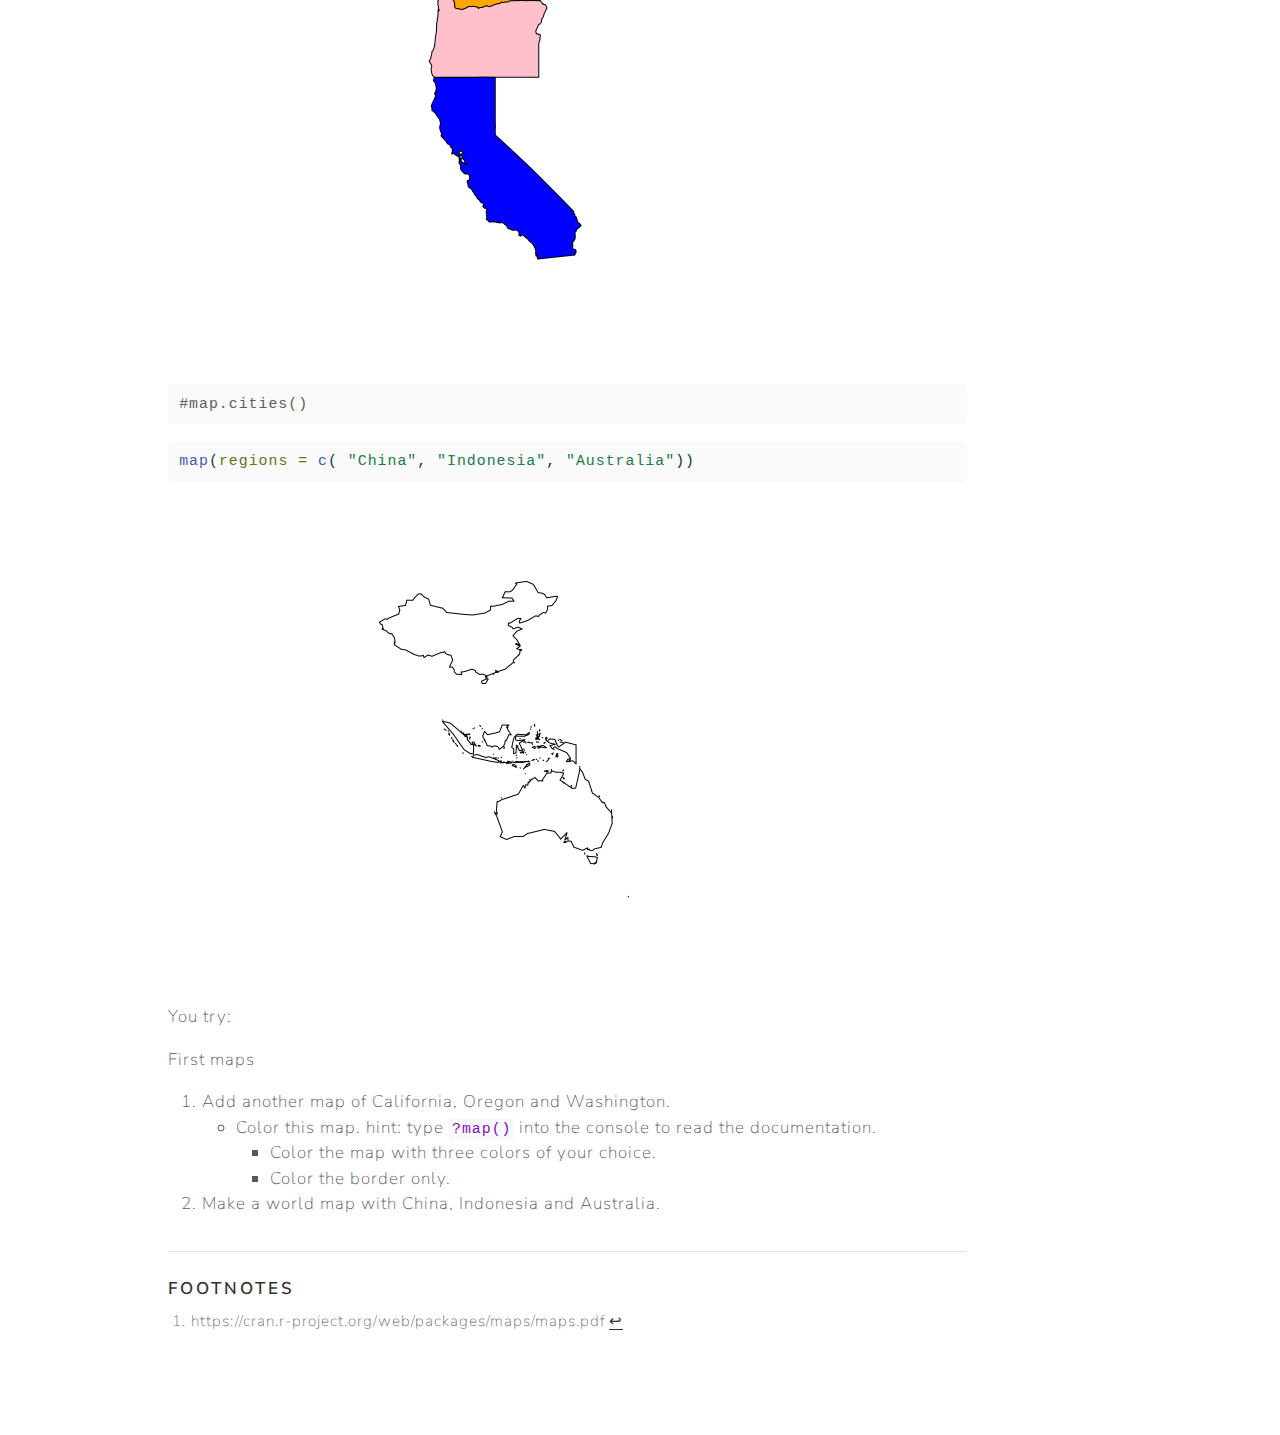
<file: website/docs/maps/first_map.html>
<!DOCTYPE html>
<html xmlns="http://www.w3.org/1999/xhtml" lang="en" xml:lang="en"><head>

<meta charset="utf-8">
<meta name="generator" content="quarto-99.9.9">

<meta name="viewport" content="width=device-width, initial-scale=1.0, user-scalable=yes">


<title>1st_Maps – website</title>
<style>
code{white-space: pre-wrap;}
span.smallcaps{font-variant: small-caps;}
div.columns{display: flex; gap: min(4vw, 1.5em);}
div.column{flex: auto; overflow-x: auto;}
div.hanging-indent{margin-left: 1.5em; text-indent: -1.5em;}
ul.task-list{list-style: none;}
ul.task-list li input[type="checkbox"] {
  width: 0.8em;
  margin: 0 0.8em 0.2em -1em; /* quarto-specific, see https://github.com/quarto-dev/quarto-cli/issues/4556 */ 
  vertical-align: middle;
}
/* CSS for syntax highlighting */
pre > code.sourceCode { white-space: pre; position: relative; }
pre > code.sourceCode > span { line-height: 1.25; }
pre > code.sourceCode > span:empty { height: 1.2em; }
.sourceCode { overflow: visible; }
code.sourceCode > span { color: inherit; text-decoration: inherit; }
div.sourceCode { margin: 1em 0; }
pre.sourceCode { margin: 0; }
@media screen {
div.sourceCode { overflow: auto; }
}
@media print {
pre > code.sourceCode { white-space: pre-wrap; }
pre > code.sourceCode > span { display: inline-block; text-indent: -5em; padding-left: 5em; }
}
pre.numberSource code
  { counter-reset: source-line 0; }
pre.numberSource code > span
  { position: relative; left: -4em; counter-increment: source-line; }
pre.numberSource code > span > a:first-child::before
  { content: counter(source-line);
    position: relative; left: -1em; text-align: right; vertical-align: baseline;
    border: none; display: inline-block;
    -webkit-touch-callout: none; -webkit-user-select: none;
    -khtml-user-select: none; -moz-user-select: none;
    -ms-user-select: none; user-select: none;
    padding: 0 4px; width: 4em;
  }
pre.numberSource { margin-left: 3em;  padding-left: 4px; }
div.sourceCode
  {   }
@media screen {
pre > code.sourceCode > span > a:first-child::before { text-decoration: underline; }
}
</style>


<script src="../site_libs/quarto-nav/quarto-nav.js"></script>
<script src="../site_libs/quarto-nav/headroom.min.js"></script>
<script src="../site_libs/clipboard/clipboard.min.js"></script>
<script src="../site_libs/quarto-search/autocomplete.umd.js"></script>
<script src="../site_libs/quarto-search/fuse.min.js"></script>
<script src="../site_libs/quarto-search/quarto-search.js"></script>
<meta name="quarto:offset" content="../">
<script src="../site_libs/quarto-html/quarto.js"></script>
<script src="../site_libs/quarto-html/popper.min.js"></script>
<script src="../site_libs/quarto-html/tippy.umd.min.js"></script>
<script src="../site_libs/quarto-html/anchor.min.js"></script>
<link href="../site_libs/quarto-html/tippy.css" rel="stylesheet">
<link href="../site_libs/quarto-html/quarto-syntax-highlighting.css" rel="stylesheet" id="quarto-text-highlighting-styles">
<script src="../site_libs/bootstrap/bootstrap.min.js"></script>
<link href="../site_libs/bootstrap/bootstrap-icons.css" rel="stylesheet">
<link href="../site_libs/bootstrap/bootstrap.min.css" rel="stylesheet" id="quarto-bootstrap" data-mode="light">
<script id="quarto-search-options" type="application/json">{
  "location": "navbar",
  "copy-button": false,
  "collapse-after": 3,
  "panel-placement": "end",
  "type": "overlay",
  "limit": 50,
  "keyboard-shortcut": [
    "f",
    "/",
    "s"
  ],
  "show-item-context": false,
  "language": {
    "search-no-results-text": "No results",
    "search-matching-documents-text": "matching documents",
    "search-copy-link-title": "Copy link to search",
    "search-hide-matches-text": "Hide additional matches",
    "search-more-match-text": "more match in this document",
    "search-more-matches-text": "more matches in this document",
    "search-clear-button-title": "Clear",
    "search-text-placeholder": "",
    "search-detached-cancel-button-title": "Cancel",
    "search-submit-button-title": "Submit",
    "search-label": "Search"
  }
}</script>


<link rel="stylesheet" href="../styles.css">
</head>

<body class="nav-fixed">

<div id="quarto-search-results"></div>
  <header id="quarto-header" class="headroom fixed-top">
    <nav class="navbar navbar-expand-lg " data-bs-theme="dark">
      <div class="navbar-container container-fluid">
      <div class="navbar-brand-container mx-auto">
    <a class="navbar-brand" href="../index.html">
    <span class="navbar-title">website</span>
    </a>
  </div>
            <div id="quarto-search" class="" title="Search"></div>
          <button class="navbar-toggler" type="button" data-bs-toggle="collapse" data-bs-target="#navbarCollapse" aria-controls="navbarCollapse" role="menu" aria-expanded="false" aria-label="Toggle navigation" onclick="if (window.quartoToggleHeadroom) { window.quartoToggleHeadroom(); }">
  <span class="navbar-toggler-icon"></span>
</button>
          <div class="collapse navbar-collapse" id="navbarCollapse">
            <ul class="navbar-nav navbar-nav-scroll me-auto">
  <li class="nav-item">
    <a class="nav-link" href="../index.html"> 
<span class="menu-text">Home</span></a>
  </li>  
  <li class="nav-item">
    <a class="nav-link" href="../about.html"> 
<span class="menu-text">My website</span></a>
  </li>  
</ul>
          </div> <!-- /navcollapse -->
            <div class="quarto-navbar-tools">
</div>
      </div> <!-- /container-fluid -->
    </nav>
</header>
<!-- content -->
<div id="quarto-content" class="quarto-container page-columns page-rows-contents page-layout-article page-navbar">
<!-- sidebar -->
<!-- margin-sidebar -->
    <div id="quarto-margin-sidebar" class="sidebar margin-sidebar">
        <nav id="TOC" role="doc-toc" class="toc-active">
    <h2 id="toc-title">On this page</h2>
   
  <ul>
  <li><a href="#the-world" id="toc-the-world" class="nav-link active" data-scroll-target="#the-world">The world</a></li>
  <li><a href="#the-us" id="toc-the-us" class="nav-link" data-scroll-target="#the-us">The US</a></li>
  </ul>
</nav>
    </div>
<!-- main -->
<main class="content" id="quarto-document-content">

<header id="title-block-header" class="quarto-title-block default">
<div class="quarto-title">
<h1 class="title">1st_Maps</h1>
</div>



<div class="quarto-title-meta">

    
  
    
  </div>
  


</header>


<div class="cell">
<div class="sourceCode cell-code" id="cb1"><pre class="sourceCode r code-with-copy"><code class="sourceCode r"><span id="cb1-1"><a href="#cb1-1" aria-hidden="true" tabindex="-1"></a><span class="co">#install.packages("maps")</span></span>
<span id="cb1-2"><a href="#cb1-2" aria-hidden="true" tabindex="-1"></a><span class="fu">library</span>(maps)</span></code><button title="Copy to Clipboard" class="code-copy-button"><i class="bi"></i></button></pre></div>
</div>
<p>Here are some maps from the map package. <a href="#fn1" class="footnote-ref" id="fnref1" role="doc-noteref"><sup>1</sup></a></p>
<section id="the-world" class="level2">
<h2 class="anchored" data-anchor-id="the-world">The world</h2>
<div class="cell">
<div class="sourceCode cell-code" id="cb2"><pre class="sourceCode r code-with-copy"><code class="sourceCode r"><span id="cb2-1"><a href="#cb2-1" aria-hidden="true" tabindex="-1"></a>?<span class="fu">map</span>()</span></code><button title="Copy to Clipboard" class="code-copy-button"><i class="bi"></i></button></pre></div>
</div>
</section>
<section id="the-us" class="level2">
<h2 class="anchored" data-anchor-id="the-us">The US</h2>
<div class="cell">
<div class="sourceCode cell-code" id="cb3"><pre class="sourceCode r code-with-copy"><code class="sourceCode r"><span id="cb3-1"><a href="#cb3-1" aria-hidden="true" tabindex="-1"></a><span class="fu">map</span>(<span class="at">database =</span> <span class="st">"state"</span>)</span></code><button title="Copy to Clipboard" class="code-copy-button"><i class="bi"></i></button></pre></div>
<div class="cell-output-display">
<div>
<figure class="figure">
<p><img src="first_map_files/figure-html/unnamed-chunk-3-1.png" class="img-fluid figure-img" width="672"></p>
</figure>
</div>
</div>
</div>
<div class="cell">
<div class="sourceCode cell-code" id="cb4"><pre class="sourceCode r code-with-copy"><code class="sourceCode r"><span id="cb4-1"><a href="#cb4-1" aria-hidden="true" tabindex="-1"></a><span class="fu">map</span>(<span class="at">database =</span> <span class="st">"state"</span>, <span class="at">regions =</span> <span class="st">"Massachusetts"</span>)</span></code><button title="Copy to Clipboard" class="code-copy-button"><i class="bi"></i></button></pre></div>
<div class="cell-output-display">
<div>
<figure class="figure">
<p><img src="first_map_files/figure-html/unnamed-chunk-4-1.png" class="img-fluid figure-img" width="672"></p>
</figure>
</div>
</div>
</div>
<div class="cell">
<div class="sourceCode cell-code" id="cb5"><pre class="sourceCode r code-with-copy"><code class="sourceCode r"><span id="cb5-1"><a href="#cb5-1" aria-hidden="true" tabindex="-1"></a><span class="fu">map</span>(<span class="at">database =</span> <span class="st">"county"</span>, <span class="at">regions =</span> <span class="fu">c</span>(<span class="st">"Massachusetts"</span>))</span>
<span id="cb5-2"><a href="#cb5-2" aria-hidden="true" tabindex="-1"></a><span class="fu">map.cities</span>()</span></code><button title="Copy to Clipboard" class="code-copy-button"><i class="bi"></i></button></pre></div>
<div class="cell-output-display">
<div>
<figure class="figure">
<p><img src="first_map_files/figure-html/unnamed-chunk-5-1.png" class="img-fluid figure-img" width="672"></p>
</figure>
</div>
</div>
</div>
<div class="cell">
<div class="sourceCode cell-code" id="cb6"><pre class="sourceCode r code-with-copy"><code class="sourceCode r"><span id="cb6-1"><a href="#cb6-1" aria-hidden="true" tabindex="-1"></a>new_england <span class="ot">&lt;-</span><span class="fu">c</span>(<span class="st">'Vermont'</span>,<span class="st">"Massachusetts"</span>,<span class="st">"Connecticut"</span>, <span class="st">"Rhode Island"</span>, <span class="st">"New Hampshire"</span>, <span class="st">"Maine"</span>)</span>
<span id="cb6-2"><a href="#cb6-2" aria-hidden="true" tabindex="-1"></a></span>
<span id="cb6-3"><a href="#cb6-3" aria-hidden="true" tabindex="-1"></a><span class="fu">map</span>(<span class="at">database =</span> <span class="st">"county"</span>, <span class="at">regions =</span> new_england)</span>
<span id="cb6-4"><a href="#cb6-4" aria-hidden="true" tabindex="-1"></a><span class="fu">map.cities</span>()</span></code><button title="Copy to Clipboard" class="code-copy-button"><i class="bi"></i></button></pre></div>
<div class="cell-output-display">
<div>
<figure class="figure">
<p><img src="first_map_files/figure-html/unnamed-chunk-6-1.png" class="img-fluid figure-img" width="672"></p>
</figure>
</div>
</div>
</div>
<div class="cell">
<div class="sourceCode cell-code" id="cb7"><pre class="sourceCode r code-with-copy"><code class="sourceCode r"><span id="cb7-1"><a href="#cb7-1" aria-hidden="true" tabindex="-1"></a>west_coast <span class="ot">&lt;-</span><span class="fu">c</span>(<span class="st">'California'</span>,<span class="st">"Oregon"</span>,<span class="st">"Washington"</span>)</span>
<span id="cb7-2"><a href="#cb7-2" aria-hidden="true" tabindex="-1"></a></span>
<span id="cb7-3"><a href="#cb7-3" aria-hidden="true" tabindex="-1"></a>colors <span class="ot">&lt;-</span> <span class="fu">c</span>(<span class="st">'blue'</span>, <span class="st">'pink'</span>,<span class="st">'orange'</span>,<span class="st">'yellow'</span>)</span>
<span id="cb7-4"><a href="#cb7-4" aria-hidden="true" tabindex="-1"></a></span>
<span id="cb7-5"><a href="#cb7-5" aria-hidden="true" tabindex="-1"></a><span class="fu">map</span>(<span class="at">database =</span> <span class="st">"state"</span>, <span class="at">regions =</span> west_coast, <span class="at">col =</span> colors, <span class="at">fill =</span> <span class="cn">TRUE</span>)</span></code><button title="Copy to Clipboard" class="code-copy-button"><i class="bi"></i></button></pre></div>
<div class="cell-output-display">
<div>
<figure class="figure">
<p><img src="first_map_files/figure-html/unnamed-chunk-7-1.png" class="img-fluid figure-img" width="672"></p>
</figure>
</div>
</div>
<div class="sourceCode cell-code" id="cb8"><pre class="sourceCode r code-with-copy"><code class="sourceCode r"><span id="cb8-1"><a href="#cb8-1" aria-hidden="true" tabindex="-1"></a><span class="co">#map.cities()</span></span></code><button title="Copy to Clipboard" class="code-copy-button"><i class="bi"></i></button></pre></div>
</div>
<div class="cell">
<div class="sourceCode cell-code" id="cb9"><pre class="sourceCode r code-with-copy"><code class="sourceCode r"><span id="cb9-1"><a href="#cb9-1" aria-hidden="true" tabindex="-1"></a><span class="fu">map</span>(<span class="at">regions =</span> <span class="fu">c</span>( <span class="st">"China"</span>, <span class="st">"Indonesia"</span>, <span class="st">"Australia"</span>))</span></code><button title="Copy to Clipboard" class="code-copy-button"><i class="bi"></i></button></pre></div>
<div class="cell-output-display">
<div>
<figure class="figure">
<p><img src="first_map_files/figure-html/unnamed-chunk-8-1.png" class="img-fluid figure-img" width="672"></p>
</figure>
</div>
</div>
</div>
<p>You try:</p>
<p>First maps</p>
<ol type="1">
<li>Add another map of California, Oregon and Washington.
<ul>
<li>Color this map. hint: type <code>?map()</code> into the console to read the documentation.
<ul>
<li>Color the map with three colors of your choice.</li>
<li>Color the border only.</li>
</ul></li>
</ul></li>
<li>Make a world map with China, Indonesia and Australia.</li>
</ol>


</section>


<div id="quarto-appendix" class="default"><section id="footnotes" class="footnotes footnotes-end-of-document" role="doc-endnotes"><h2 class="anchored quarto-appendix-heading">Footnotes</h2>

<ol>
<li id="fn1"><p>https://cran.r-project.org/web/packages/maps/maps.pdf<a href="#fnref1" class="footnote-back" role="doc-backlink">↩︎</a></p></li>
</ol>
</section></div></main> <!-- /main -->
<script id="quarto-html-after-body" type="application/javascript">
window.document.addEventListener("DOMContentLoaded", function (event) {
  const toggleBodyColorMode = (bsSheetEl) => {
    const mode = bsSheetEl.getAttribute("data-mode");
    const bodyEl = window.document.querySelector("body");
    if (mode === "dark") {
      bodyEl.classList.add("quarto-dark");
      bodyEl.classList.remove("quarto-light");
    } else {
      bodyEl.classList.add("quarto-light");
      bodyEl.classList.remove("quarto-dark");
    }
  }
  const toggleBodyColorPrimary = () => {
    const bsSheetEl = window.document.querySelector("link#quarto-bootstrap");
    if (bsSheetEl) {
      toggleBodyColorMode(bsSheetEl);
    }
  }
  toggleBodyColorPrimary();  
  const icon = "";
  const anchorJS = new window.AnchorJS();
  anchorJS.options = {
    placement: 'right',
    icon: icon
  };
  anchorJS.add('.anchored');
  const isCodeAnnotation = (el) => {
    for (const clz of el.classList) {
      if (clz.startsWith('code-annotation-')) {                     
        return true;
      }
    }
    return false;
  }
  const onCopySuccess = function(e) {
    // button target
    const button = e.trigger;
    // don't keep focus
    button.blur();
    // flash "checked"
    button.classList.add('code-copy-button-checked');
    var currentTitle = button.getAttribute("title");
    button.setAttribute("title", "Copied!");
    let tooltip;
    if (window.bootstrap) {
      button.setAttribute("data-bs-toggle", "tooltip");
      button.setAttribute("data-bs-placement", "left");
      button.setAttribute("data-bs-title", "Copied!");
      tooltip = new bootstrap.Tooltip(button, 
        { trigger: "manual", 
          customClass: "code-copy-button-tooltip",
          offset: [0, -8]});
      tooltip.show();    
    }
    setTimeout(function() {
      if (tooltip) {
        tooltip.hide();
        button.removeAttribute("data-bs-title");
        button.removeAttribute("data-bs-toggle");
        button.removeAttribute("data-bs-placement");
      }
      button.setAttribute("title", currentTitle);
      button.classList.remove('code-copy-button-checked');
    }, 1000);
    // clear code selection
    e.clearSelection();
  }
  const getTextToCopy = function(trigger) {
      const codeEl = trigger.previousElementSibling.cloneNode(true);
      for (const childEl of codeEl.children) {
        if (isCodeAnnotation(childEl)) {
          childEl.remove();
        }
      }
      return codeEl.innerText;
  }
  const clipboard = new window.ClipboardJS('.code-copy-button:not([data-in-quarto-modal])', {
    text: getTextToCopy
  });
  clipboard.on('success', onCopySuccess);
  if (window.document.getElementById('quarto-embedded-source-code-modal')) {
    // For code content inside modals, clipBoardJS needs to be initialized with a container option
    // TODO: Check when it could be a function (https://github.com/zenorocha/clipboard.js/issues/860)
    const clipboardModal = new window.ClipboardJS('.code-copy-button[data-in-quarto-modal]', {
      text: getTextToCopy,
      container: window.document.getElementById('quarto-embedded-source-code-modal')
    });
    clipboardModal.on('success', onCopySuccess);
  }
    var localhostRegex = new RegExp(/^(?:http|https):\/\/localhost\:?[0-9]*\//);
    var mailtoRegex = new RegExp(/^mailto:/);
      var filterRegex = new RegExp('/' + window.location.host + '/');
    var isInternal = (href) => {
        return filterRegex.test(href) || localhostRegex.test(href) || mailtoRegex.test(href);
    }
    // Inspect non-navigation links and adorn them if external
 	var links = window.document.querySelectorAll('a[href]:not(.nav-link):not(.navbar-brand):not(.toc-action):not(.sidebar-link):not(.sidebar-item-toggle):not(.pagination-link):not(.no-external):not([aria-hidden]):not(.dropdown-item):not(.quarto-navigation-tool):not(.about-link)');
    for (var i=0; i<links.length; i++) {
      const link = links[i];
      if (!isInternal(link.href)) {
        // undo the damage that might have been done by quarto-nav.js in the case of
        // links that we want to consider external
        if (link.dataset.originalHref !== undefined) {
          link.href = link.dataset.originalHref;
        }
      }
    }
  function tippyHover(el, contentFn, onTriggerFn, onUntriggerFn) {
    const config = {
      allowHTML: true,
      maxWidth: 500,
      delay: 100,
      arrow: false,
      appendTo: function(el) {
          return el.parentElement;
      },
      interactive: true,
      interactiveBorder: 10,
      theme: 'quarto',
      placement: 'bottom-start',
    };
    if (contentFn) {
      config.content = contentFn;
    }
    if (onTriggerFn) {
      config.onTrigger = onTriggerFn;
    }
    if (onUntriggerFn) {
      config.onUntrigger = onUntriggerFn;
    }
    window.tippy(el, config); 
  }
  const noterefs = window.document.querySelectorAll('a[role="doc-noteref"]');
  for (var i=0; i<noterefs.length; i++) {
    const ref = noterefs[i];
    tippyHover(ref, function() {
      // use id or data attribute instead here
      let href = ref.getAttribute('data-footnote-href') || ref.getAttribute('href');
      try { href = new URL(href).hash; } catch {}
      const id = href.replace(/^#\/?/, "");
      const note = window.document.getElementById(id);
      if (note) {
        return note.innerHTML;
      } else {
        return "";
      }
    });
  }
  const xrefs = window.document.querySelectorAll('a.quarto-xref');
  const processXRef = (id, note) => {
    // Strip column container classes
    const stripColumnClz = (el) => {
      el.classList.remove("page-full", "page-columns");
      if (el.children) {
        for (const child of el.children) {
          stripColumnClz(child);
        }
      }
    }
    stripColumnClz(note)
    if (id === null || id.startsWith('sec-')) {
      // Special case sections, only their first couple elements
      const container = document.createElement("div");
      if (note.children && note.children.length > 2) {
        container.appendChild(note.children[0].cloneNode(true));
        for (let i = 1; i < note.children.length; i++) {
          const child = note.children[i];
          if (child.tagName === "P" && child.innerText === "") {
            continue;
          } else {
            container.appendChild(child.cloneNode(true));
            break;
          }
        }
        if (window.Quarto?.typesetMath) {
          window.Quarto.typesetMath(container);
        }
        return container.innerHTML
      } else {
        if (window.Quarto?.typesetMath) {
          window.Quarto.typesetMath(note);
        }
        return note.innerHTML;
      }
    } else {
      // Remove any anchor links if they are present
      const anchorLink = note.querySelector('a.anchorjs-link');
      if (anchorLink) {
        anchorLink.remove();
      }
      if (window.Quarto?.typesetMath) {
        window.Quarto.typesetMath(note);
      }
      // TODO in 1.5, we should make sure this works without a callout special case
      if (note.classList.contains("callout")) {
        return note.outerHTML;
      } else {
        return note.innerHTML;
      }
    }
  }
  for (var i=0; i<xrefs.length; i++) {
    const xref = xrefs[i];
    tippyHover(xref, undefined, function(instance) {
      instance.disable();
      let url = xref.getAttribute('href');
      let hash = undefined; 
      if (url.startsWith('#')) {
        hash = url;
      } else {
        try { hash = new URL(url).hash; } catch {}
      }
      if (hash) {
        const id = hash.replace(/^#\/?/, "");
        const note = window.document.getElementById(id);
        if (note !== null) {
          try {
            const html = processXRef(id, note.cloneNode(true));
            instance.setContent(html);
          } finally {
            instance.enable();
            instance.show();
          }
        } else {
          // See if we can fetch this
          fetch(url.split('#')[0])
          .then(res => res.text())
          .then(html => {
            const parser = new DOMParser();
            const htmlDoc = parser.parseFromString(html, "text/html");
            const note = htmlDoc.getElementById(id);
            if (note !== null) {
              const html = processXRef(id, note);
              instance.setContent(html);
            } 
          }).finally(() => {
            instance.enable();
            instance.show();
          });
        }
      } else {
        // See if we can fetch a full url (with no hash to target)
        // This is a special case and we should probably do some content thinning / targeting
        fetch(url)
        .then(res => res.text())
        .then(html => {
          const parser = new DOMParser();
          const htmlDoc = parser.parseFromString(html, "text/html");
          const note = htmlDoc.querySelector('main.content');
          if (note !== null) {
            // This should only happen for chapter cross references
            // (since there is no id in the URL)
            // remove the first header
            if (note.children.length > 0 && note.children[0].tagName === "HEADER") {
              note.children[0].remove();
            }
            const html = processXRef(null, note);
            instance.setContent(html);
          } 
        }).finally(() => {
          instance.enable();
          instance.show();
        });
      }
    }, function(instance) {
    });
  }
      let selectedAnnoteEl;
      const selectorForAnnotation = ( cell, annotation) => {
        let cellAttr = 'data-code-cell="' + cell + '"';
        let lineAttr = 'data-code-annotation="' +  annotation + '"';
        const selector = 'span[' + cellAttr + '][' + lineAttr + ']';
        return selector;
      }
      const selectCodeLines = (annoteEl) => {
        const doc = window.document;
        const targetCell = annoteEl.getAttribute("data-target-cell");
        const targetAnnotation = annoteEl.getAttribute("data-target-annotation");
        const annoteSpan = window.document.querySelector(selectorForAnnotation(targetCell, targetAnnotation));
        const lines = annoteSpan.getAttribute("data-code-lines").split(",");
        const lineIds = lines.map((line) => {
          return targetCell + "-" + line;
        })
        let top = null;
        let height = null;
        let parent = null;
        if (lineIds.length > 0) {
            //compute the position of the single el (top and bottom and make a div)
            const el = window.document.getElementById(lineIds[0]);
            top = el.offsetTop;
            height = el.offsetHeight;
            parent = el.parentElement.parentElement;
          if (lineIds.length > 1) {
            const lastEl = window.document.getElementById(lineIds[lineIds.length - 1]);
            const bottom = lastEl.offsetTop + lastEl.offsetHeight;
            height = bottom - top;
          }
          if (top !== null && height !== null && parent !== null) {
            // cook up a div (if necessary) and position it 
            let div = window.document.getElementById("code-annotation-line-highlight");
            if (div === null) {
              div = window.document.createElement("div");
              div.setAttribute("id", "code-annotation-line-highlight");
              div.style.position = 'absolute';
              parent.appendChild(div);
            }
            div.style.top = top - 2 + "px";
            div.style.height = height + 4 + "px";
            div.style.left = 0;
            let gutterDiv = window.document.getElementById("code-annotation-line-highlight-gutter");
            if (gutterDiv === null) {
              gutterDiv = window.document.createElement("div");
              gutterDiv.setAttribute("id", "code-annotation-line-highlight-gutter");
              gutterDiv.style.position = 'absolute';
              const codeCell = window.document.getElementById(targetCell);
              const gutter = codeCell.querySelector('.code-annotation-gutter');
              gutter.appendChild(gutterDiv);
            }
            gutterDiv.style.top = top - 2 + "px";
            gutterDiv.style.height = height + 4 + "px";
          }
          selectedAnnoteEl = annoteEl;
        }
      };
      const unselectCodeLines = () => {
        const elementsIds = ["code-annotation-line-highlight", "code-annotation-line-highlight-gutter"];
        elementsIds.forEach((elId) => {
          const div = window.document.getElementById(elId);
          if (div) {
            div.remove();
          }
        });
        selectedAnnoteEl = undefined;
      };
        // Handle positioning of the toggle
    window.addEventListener(
      "resize",
      throttle(() => {
        elRect = undefined;
        if (selectedAnnoteEl) {
          selectCodeLines(selectedAnnoteEl);
        }
      }, 10)
    );
    function throttle(fn, ms) {
    let throttle = false;
    let timer;
      return (...args) => {
        if(!throttle) { // first call gets through
            fn.apply(this, args);
            throttle = true;
        } else { // all the others get throttled
            if(timer) clearTimeout(timer); // cancel #2
            timer = setTimeout(() => {
              fn.apply(this, args);
              timer = throttle = false;
            }, ms);
        }
      };
    }
      // Attach click handler to the DT
      const annoteDls = window.document.querySelectorAll('dt[data-target-cell]');
      for (const annoteDlNode of annoteDls) {
        annoteDlNode.addEventListener('click', (event) => {
          const clickedEl = event.target;
          if (clickedEl !== selectedAnnoteEl) {
            unselectCodeLines();
            const activeEl = window.document.querySelector('dt[data-target-cell].code-annotation-active');
            if (activeEl) {
              activeEl.classList.remove('code-annotation-active');
            }
            selectCodeLines(clickedEl);
            clickedEl.classList.add('code-annotation-active');
          } else {
            // Unselect the line
            unselectCodeLines();
            clickedEl.classList.remove('code-annotation-active');
          }
        });
      }
  const findCites = (el) => {
    const parentEl = el.parentElement;
    if (parentEl) {
      const cites = parentEl.dataset.cites;
      if (cites) {
        return {
          el,
          cites: cites.split(' ')
        };
      } else {
        return findCites(el.parentElement)
      }
    } else {
      return undefined;
    }
  };
  var bibliorefs = window.document.querySelectorAll('a[role="doc-biblioref"]');
  for (var i=0; i<bibliorefs.length; i++) {
    const ref = bibliorefs[i];
    const citeInfo = findCites(ref);
    if (citeInfo) {
      tippyHover(citeInfo.el, function() {
        var popup = window.document.createElement('div');
        citeInfo.cites.forEach(function(cite) {
          var citeDiv = window.document.createElement('div');
          citeDiv.classList.add('hanging-indent');
          citeDiv.classList.add('csl-entry');
          var biblioDiv = window.document.getElementById('ref-' + cite);
          if (biblioDiv) {
            citeDiv.innerHTML = biblioDiv.innerHTML;
          }
          popup.appendChild(citeDiv);
        });
        return popup.innerHTML;
      });
    }
  }
});
</script>
</div> <!-- /content -->




</body></html>
</file>
<file: website/docs/site_libs/quarto-html/tippy.css>
.tippy-box[data-animation=fade][data-state=hidden]{opacity:0}[data-tippy-root]{max-width:calc(100vw - 10px)}.tippy-box{position:relative;background-color:#333;color:#fff;border-radius:4px;font-size:14px;line-height:1.4;white-space:normal;outline:0;transition-property:transform,visibility,opacity}.tippy-box[data-placement^=top]>.tippy-arrow{bottom:0}.tippy-box[data-placement^=top]>.tippy-arrow:before{bottom:-7px;left:0;border-width:8px 8px 0;border-top-color:initial;transform-origin:center top}.tippy-box[data-placement^=bottom]>.tippy-arrow{top:0}.tippy-box[data-placement^=bottom]>.tippy-arrow:before{top:-7px;left:0;border-width:0 8px 8px;border-bottom-color:initial;transform-origin:center bottom}.tippy-box[data-placement^=left]>.tippy-arrow{right:0}.tippy-box[data-placement^=left]>.tippy-arrow:before{border-width:8px 0 8px 8px;border-left-color:initial;right:-7px;transform-origin:center left}.tippy-box[data-placement^=right]>.tippy-arrow{left:0}.tippy-box[data-placement^=right]>.tippy-arrow:before{left:-7px;border-width:8px 8px 8px 0;border-right-color:initial;transform-origin:center right}.tippy-box[data-inertia][data-state=visible]{transition-timing-function:cubic-bezier(.54,1.5,.38,1.11)}.tippy-arrow{width:16px;height:16px;color:#333}.tippy-arrow:before{content:"";position:absolute;border-color:transparent;border-style:solid}.tippy-content{position:relative;padding:5px 9px;z-index:1}
</file>
<file: website/docs/site_libs/quarto-html/quarto-syntax-highlighting.css>
/* quarto syntax highlight colors */
:root {
  --quarto-hl-ot-color: #003B4F;
  --quarto-hl-at-color: #657422;
  --quarto-hl-ss-color: #20794D;
  --quarto-hl-an-color: #5E5E5E;
  --quarto-hl-fu-color: #4758AB;
  --quarto-hl-st-color: #20794D;
  --quarto-hl-cf-color: #003B4F;
  --quarto-hl-op-color: #5E5E5E;
  --quarto-hl-er-color: #AD0000;
  --quarto-hl-bn-color: #AD0000;
  --quarto-hl-al-color: #AD0000;
  --quarto-hl-va-color: #111111;
  --quarto-hl-bu-color: inherit;
  --quarto-hl-ex-color: inherit;
  --quarto-hl-pp-color: #AD0000;
  --quarto-hl-in-color: #5E5E5E;
  --quarto-hl-vs-color: #20794D;
  --quarto-hl-wa-color: #5E5E5E;
  --quarto-hl-do-color: #5E5E5E;
  --quarto-hl-im-color: #00769E;
  --quarto-hl-ch-color: #20794D;
  --quarto-hl-dt-color: #AD0000;
  --quarto-hl-fl-color: #AD0000;
  --quarto-hl-co-color: #5E5E5E;
  --quarto-hl-cv-color: #5E5E5E;
  --quarto-hl-cn-color: #8f5902;
  --quarto-hl-sc-color: #5E5E5E;
  --quarto-hl-dv-color: #AD0000;
  --quarto-hl-kw-color: #003B4F;
}

/* other quarto variables */
:root {
  --quarto-font-monospace: SFMono-Regular, Menlo, Monaco, Consolas, "Liberation Mono", "Courier New", monospace;
}

pre > code.sourceCode > span {
  color: #003B4F;
}

code span {
  color: #003B4F;
}

code.sourceCode > span {
  color: #003B4F;
}

div.sourceCode,
div.sourceCode pre.sourceCode {
  color: #003B4F;
}

code span.ot {
  color: #003B4F;
  font-style: inherit;
}

code span.at {
  color: #657422;
  font-style: inherit;
}

code span.ss {
  color: #20794D;
  font-style: inherit;
}

code span.an {
  color: #5E5E5E;
  font-style: inherit;
}

code span.fu {
  color: #4758AB;
  font-style: inherit;
}

code span.st {
  color: #20794D;
  font-style: inherit;
}

code span.cf {
  color: #003B4F;
  font-weight: bold;
  font-style: inherit;
}

code span.op {
  color: #5E5E5E;
  font-style: inherit;
}

code span.er {
  color: #AD0000;
  font-style: inherit;
}

code span.bn {
  color: #AD0000;
  font-style: inherit;
}

code span.al {
  color: #AD0000;
  font-style: inherit;
}

code span.va {
  color: #111111;
  font-style: inherit;
}

code span.bu {
  font-style: inherit;
}

code span.ex {
  font-style: inherit;
}

code span.pp {
  color: #AD0000;
  font-style: inherit;
}

code span.in {
  color: #5E5E5E;
  font-style: inherit;
}

code span.vs {
  color: #20794D;
  font-style: inherit;
}

code span.wa {
  color: #5E5E5E;
  font-style: italic;
}

code span.do {
  color: #5E5E5E;
  font-style: italic;
}

code span.im {
  color: #00769E;
  font-style: inherit;
}

code span.ch {
  color: #20794D;
  font-style: inherit;
}

code span.dt {
  color: #AD0000;
  font-style: inherit;
}

code span.fl {
  color: #AD0000;
  font-style: inherit;
}

code span.co {
  color: #5E5E5E;
  font-style: inherit;
}

code span.cv {
  color: #5E5E5E;
  font-style: italic;
}

code span.cn {
  color: #8f5902;
  font-style: inherit;
}

code span.sc {
  color: #5E5E5E;
  font-style: inherit;
}

code span.dv {
  color: #AD0000;
  font-style: inherit;
}

code span.kw {
  color: #003B4F;
  font-weight: bold;
  font-style: inherit;
}

.prevent-inlining {
  content: "</";
}

/*# sourceMappingURL=debc5d5d77c3f9108843748ff7464032.css.map */
</file>
<file: website/docs/styles.css>
/* css styles */
</file>
